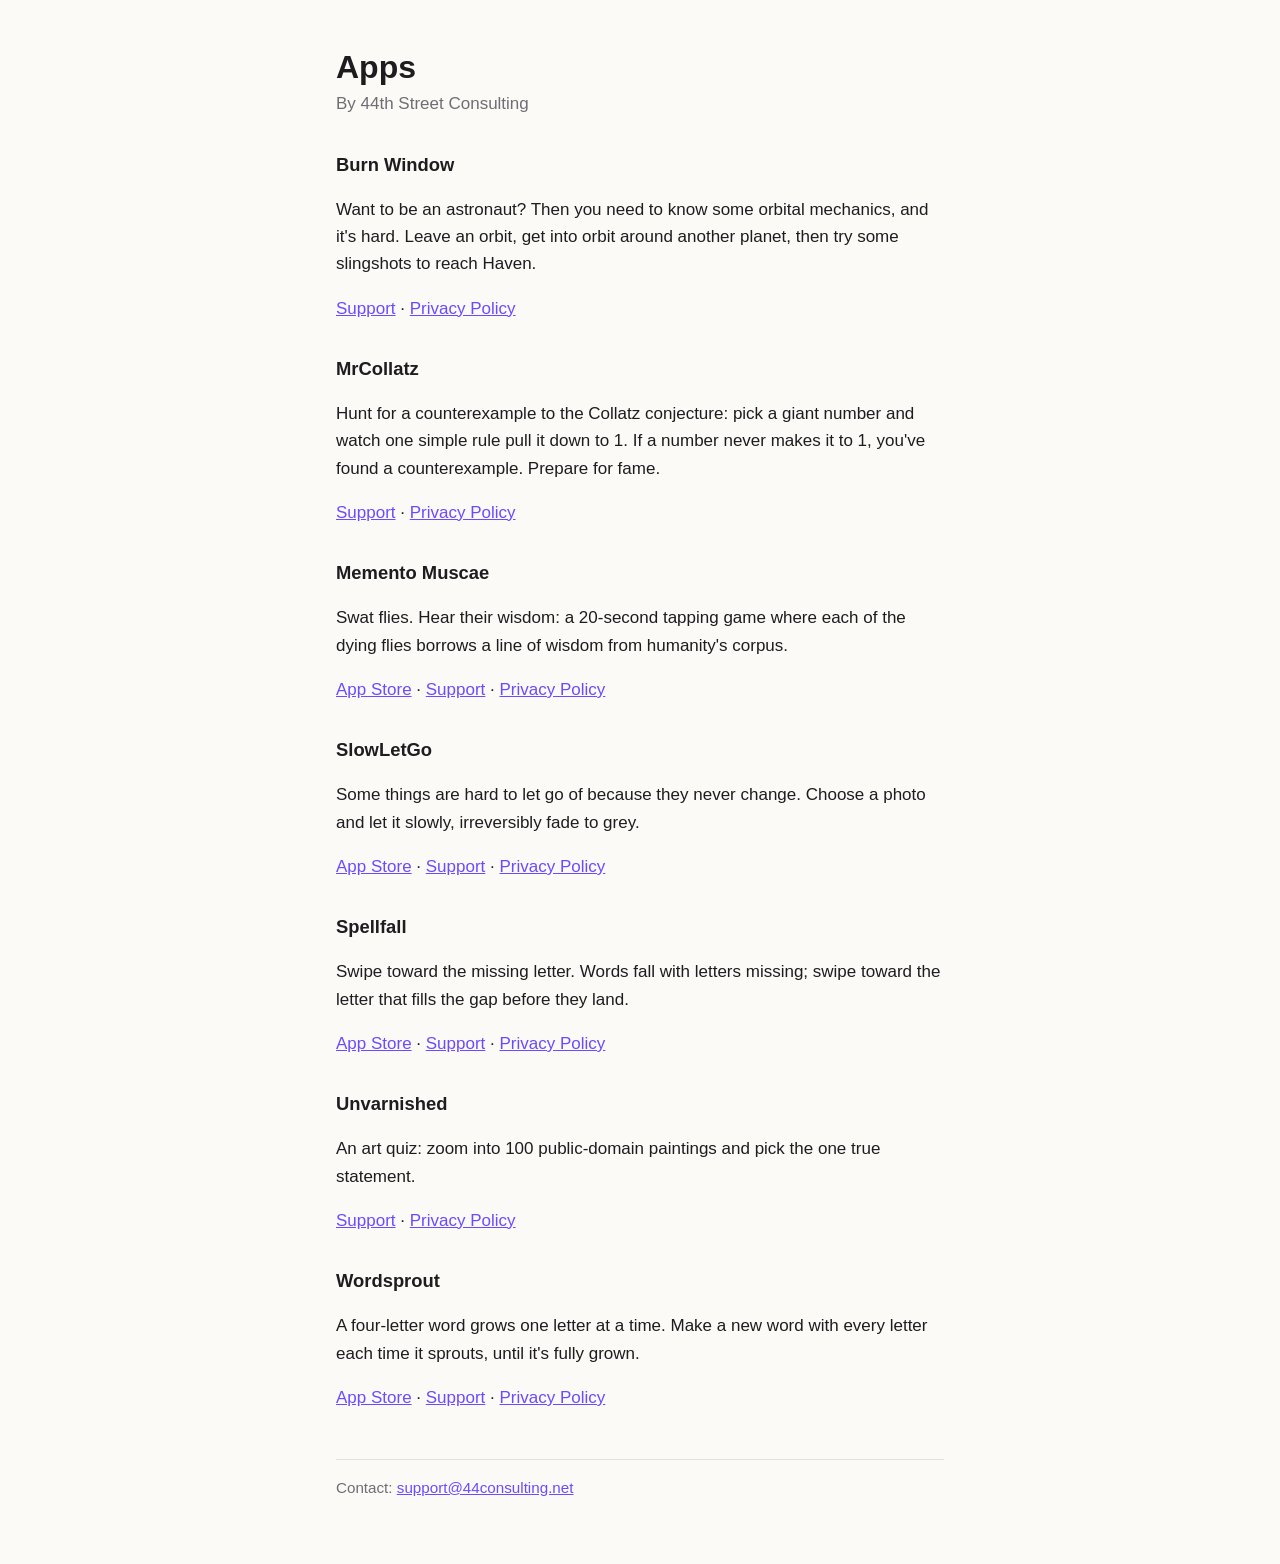
<file: index.html>
<!doctype html>
<html lang="en">
<head>
  <meta charset="utf-8">
  <meta name="viewport" content="width=device-width, initial-scale=1">
  <title>Apps by 44th Street Consulting</title>
  <link rel="stylesheet" href="style.css">
</head>
<body>
  <main>
    <h1>Apps</h1>
    <p class="meta">By 44th Street Consulting</p>

    <h2>Burn Window</h2>
    <p>Want to be an astronaut? Then you need to know some orbital mechanics, and it's hard. Leave an orbit, get into orbit around another planet, then try some slingshots to reach Haven.</p>
    <p><a href="burn-window/support/">Support</a> · <a href="burn-window/privacy/">Privacy Policy</a></p>

    <h2>MrCollatz</h2>
    <p>Hunt for a counterexample to the Collatz conjecture: pick a giant number and watch one simple rule pull it down to 1. If a number never makes it to 1, you've found a counterexample. Prepare for fame.</p>
    <p><a href="collatz/support/">Support</a> · <a href="collatz/privacy/">Privacy Policy</a></p>

    <h2>Memento Muscae</h2>
    <p>Swat flies. Hear their wisdom: a 20-second tapping game where each of the dying flies borrows a line of wisdom from humanity's corpus.</p>
    <p><a href="https://apps.apple.com/us/app/memento-muscae/id6825129852">App Store</a> · <a href="memento-muscae/support/">Support</a> · <a href="memento-muscae/privacy/">Privacy Policy</a></p>

    <h2>SlowLetGo</h2>
    <p>Some things are hard to let go of because they never change. Choose a photo and let it slowly, irreversibly fade to grey.</p>
    <p><a href="https://apps.apple.com/us/app/slowletgo/id6826173677">App Store</a> · <a href="slowletgo/support/">Support</a> · <a href="slowletgo/privacy/">Privacy Policy</a></p>

    <h2>Spellfall</h2>
    <p>Swipe toward the missing letter. Words fall with letters missing; swipe toward the letter that fills the gap before they land.</p>
    <p><a href="https://apps.apple.com/us/app/spellfall-word-game/id6829645732">App Store</a> · <a href="spellfall/support/">Support</a> · <a href="spellfall/privacy/">Privacy Policy</a></p>

    <h2>Unvarnished</h2>
    <p>An art quiz: zoom into 100 public-domain paintings and pick the one true statement.</p>
    <p><a href="unvarnished/support/">Support</a> · <a href="unvarnished/privacy/">Privacy Policy</a></p>

    <h2>Wordsprout</h2>
    <p>A four-letter word grows one letter at a time. Make a new word with every letter each time it sprouts, until it's fully grown.</p>
    <p><a href="https://apps.apple.com/us/app/wordsprout-grow-a-word/id6829874080">App Store</a> · <a href="wordsprout/support/">Support</a> · <a href="wordsprout/privacy/">Privacy Policy</a></p>

    <nav>Contact: <a href="mailto:support@44consulting.net">support@44consulting.net</a></nav>
  </main>
</body>
</html>
</file>
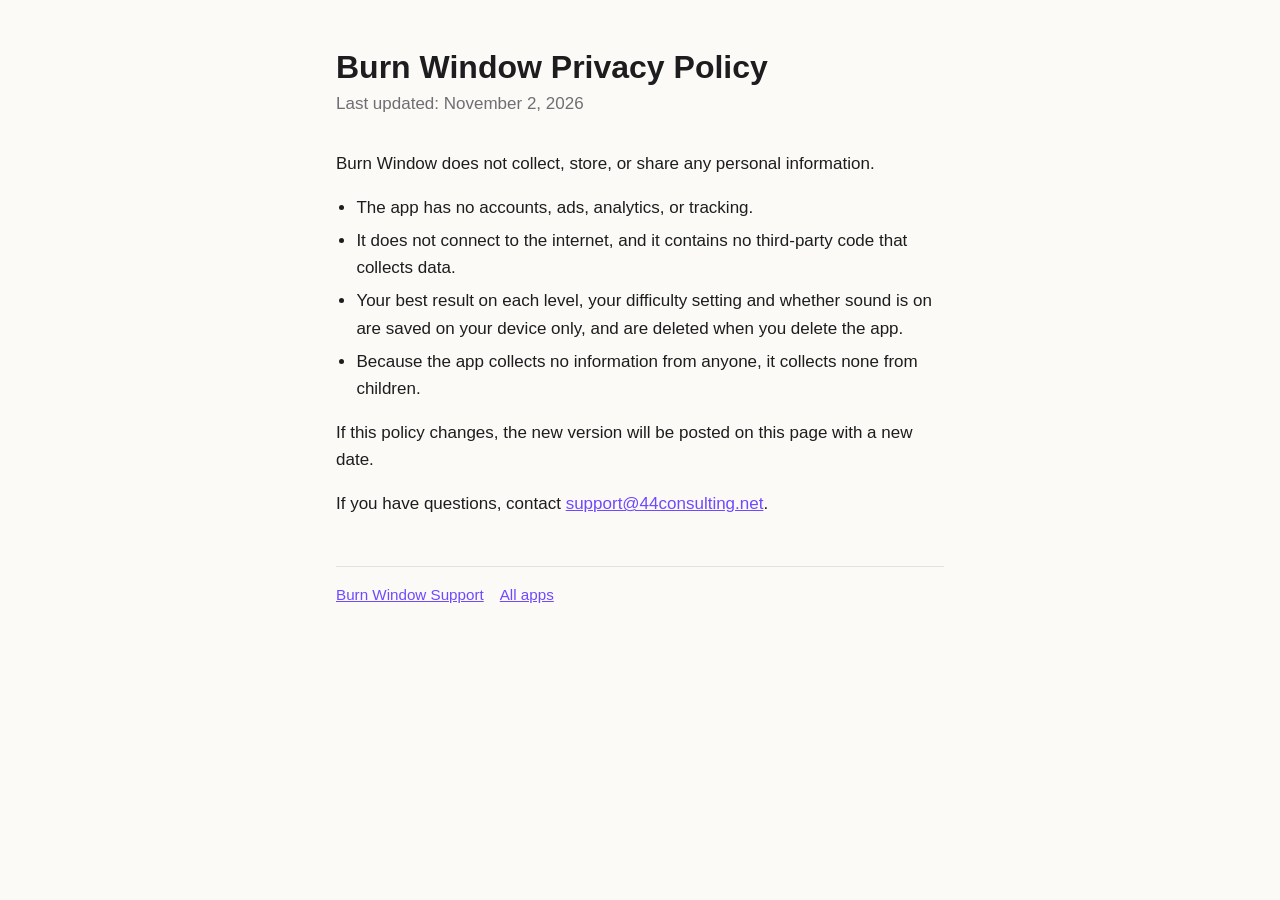
<file: burn-window/privacy/index.html>
<!doctype html>
<html lang="en">
<head>
  <meta charset="utf-8">
  <meta name="viewport" content="width=device-width, initial-scale=1">
  <title>Burn Window Privacy Policy</title>
  <link rel="stylesheet" href="../../style.css">
</head>
<body>
  <main>
    <h1>Burn Window Privacy Policy</h1>
    <p class="meta">Last updated: November 2, 2026</p>

    <p>Burn Window does not collect, store, or share any personal information.</p>
    <ul>
      <li>The app has no accounts, ads, analytics, or tracking.</li>
      <li>It does not connect to the internet, and it contains no third-party code that collects data.</li>
      <li>Your best result on each level, your difficulty setting and whether sound is on are saved on your device only, and are deleted when you delete the app.</li>
      <li>Because the app collects no information from anyone, it collects none from children.</li>
    </ul>

    <p>If this policy changes, the new version will be posted on this page with a new date.</p>

    <p>If you have questions, contact <a href="mailto:support@44consulting.net">support@44consulting.net</a>.</p>

    <nav><a href="../support/">Burn Window Support</a><a href="../../">All apps</a></nav>
  </main>
</body>
</html>
</file>
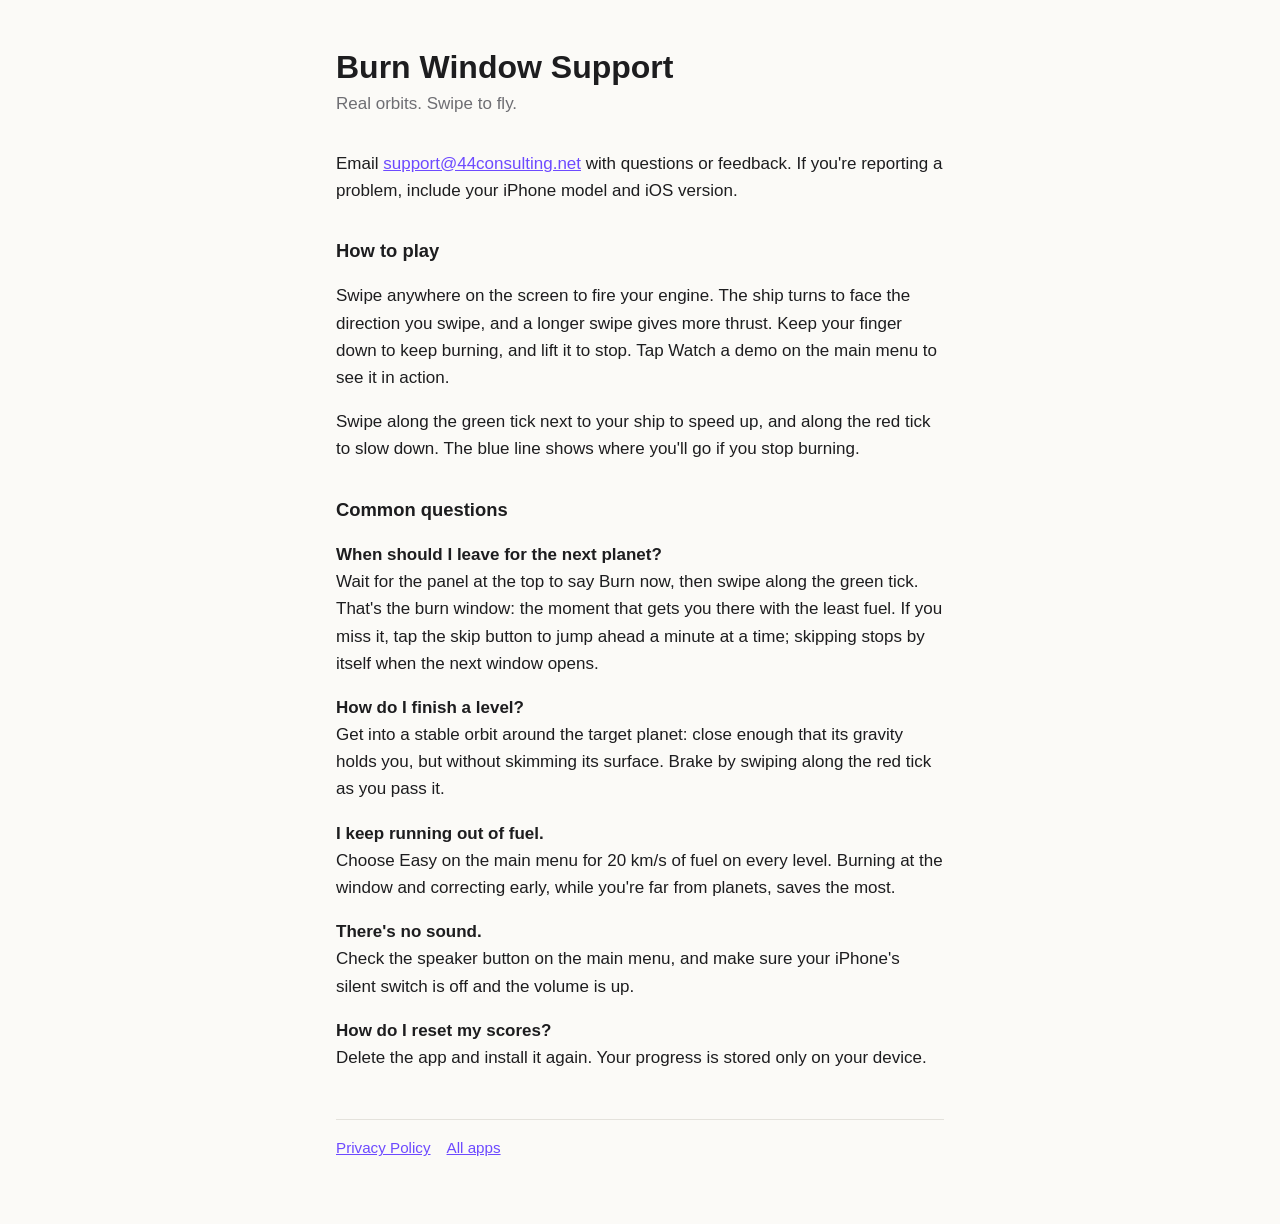
<file: burn-window/support/index.html>
<!doctype html>
<html lang="en">
<head>
  <meta charset="utf-8">
  <meta name="viewport" content="width=device-width, initial-scale=1">
  <title>Burn Window Support</title>
  <link rel="stylesheet" href="../../style.css">
</head>
<body>
  <main>
    <h1>Burn Window Support</h1>
    <p class="meta">Real orbits. Swipe to fly.</p>

    <p>Email <a href="mailto:support@44consulting.net?subject=Burn%20Window">support@44consulting.net</a> with questions or feedback. If you're reporting a problem, include your iPhone model and iOS version.</p>

    <h2>How to play</h2>
    <p>Swipe anywhere on the screen to fire your engine. The ship turns to face the direction you swipe, and a longer swipe gives more thrust. Keep your finger down to keep burning, and lift it to stop. Tap Watch a demo on the main menu to see it in action.</p>
    <p>Swipe along the green tick next to your ship to speed up, and along the red tick to slow down. The blue line shows where you'll go if you stop burning.</p>

    <h2>Common questions</h2>
    <p><strong>When should I leave for the next planet?</strong><br>
    Wait for the panel at the top to say Burn now, then swipe along the green tick. That's the burn window: the moment that gets you there with the least fuel. If you miss it, tap the skip button to jump ahead a minute at a time; skipping stops by itself when the next window opens.</p>
    <p><strong>How do I finish a level?</strong><br>
    Get into a stable orbit around the target planet: close enough that its gravity holds you, but without skimming its surface. Brake by swiping along the red tick as you pass it.</p>
    <p><strong>I keep running out of fuel.</strong><br>
    Choose Easy on the main menu for 20 km/s of fuel on every level. Burning at the window and correcting early, while you're far from planets, saves the most.</p>
    <p><strong>There's no sound.</strong><br>
    Check the speaker button on the main menu, and make sure your iPhone's silent switch is off and the volume is up.</p>
    <p><strong>How do I reset my scores?</strong><br>
    Delete the app and install it again. Your progress is stored only on your device.</p>

    <nav><a href="../privacy/">Privacy Policy</a><a href="../../">All apps</a></nav>
  </main>
</body>
</html>
</file>
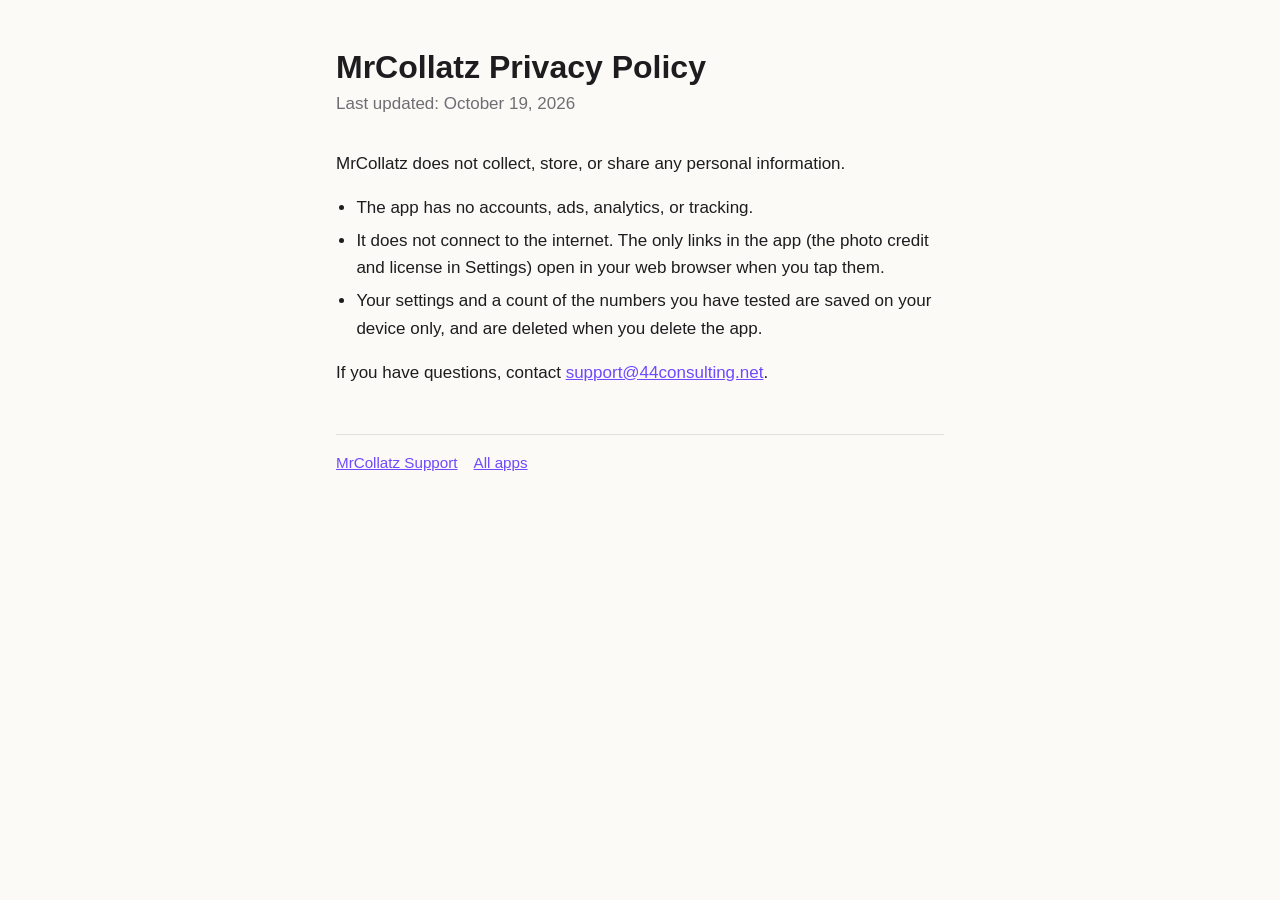
<file: collatz/privacy/index.html>
<!doctype html>
<html lang="en">
<head>
  <meta charset="utf-8">
  <meta name="viewport" content="width=device-width, initial-scale=1">
  <title>MrCollatz Privacy Policy</title>
  <link rel="stylesheet" href="../../style.css">
</head>
<body>
  <main>
    <h1>MrCollatz Privacy Policy</h1>
    <p class="meta">Last updated: October 19, 2026</p>

    <p>MrCollatz does not collect, store, or share any personal information.</p>
    <ul>
      <li>The app has no accounts, ads, analytics, or tracking.</li>
      <li>It does not connect to the internet. The only links in the app (the photo credit and license in Settings) open in your web browser when you tap them.</li>
      <li>Your settings and a count of the numbers you have tested are saved on your device only, and are deleted when you delete the app.</li>
    </ul>

    <p>If you have questions, contact <a href="mailto:support@44consulting.net">support@44consulting.net</a>.</p>

    <nav><a href="../support/">MrCollatz Support</a><a href="../../">All apps</a></nav>
  </main>
</body>
</html>
</file>
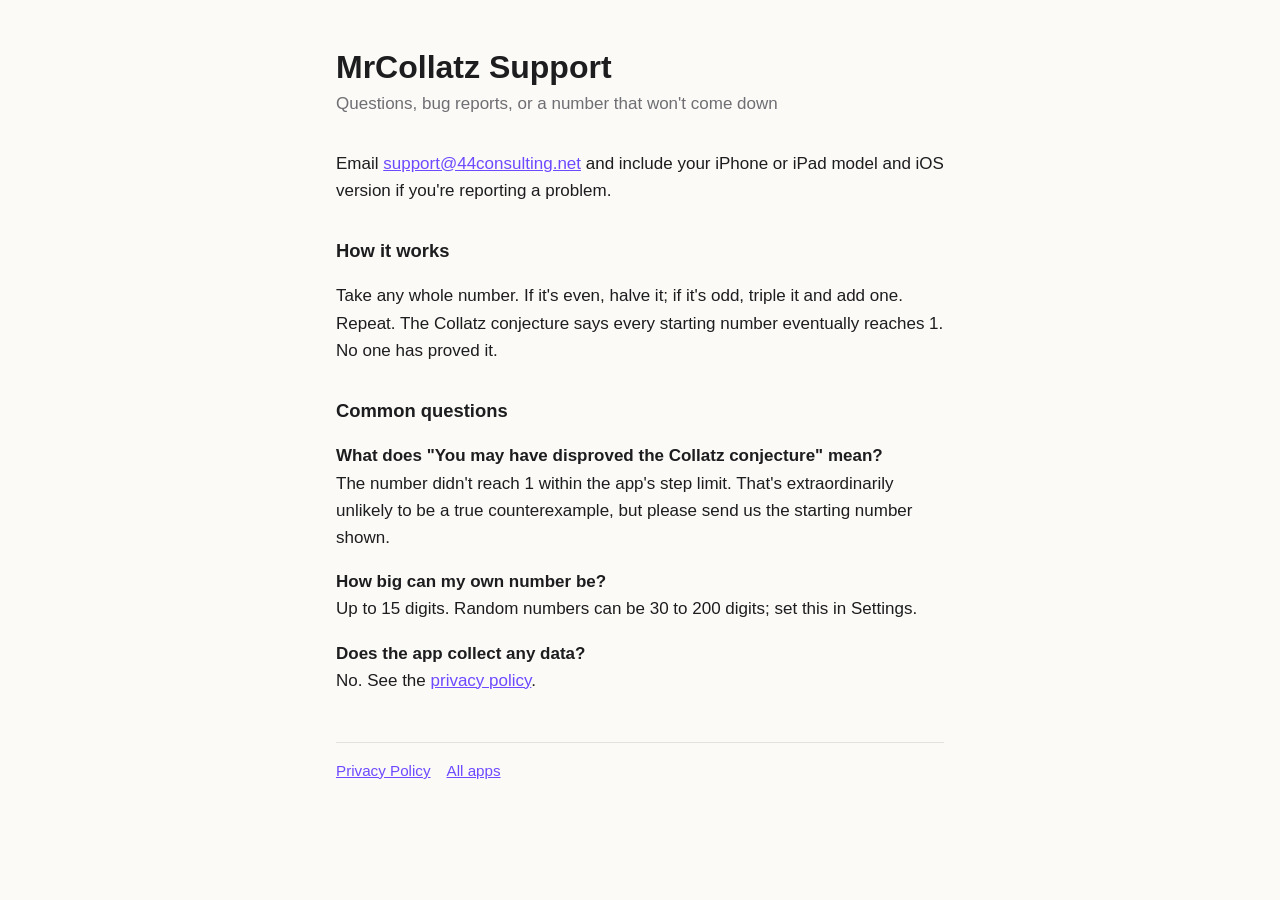
<file: collatz/support/index.html>
<!doctype html>
<html lang="en">
<head>
  <meta charset="utf-8">
  <meta name="viewport" content="width=device-width, initial-scale=1">
  <title>MrCollatz Support</title>
  <link rel="stylesheet" href="../../style.css">
</head>
<body>
  <main>
    <h1>MrCollatz Support</h1>
    <p class="meta">Questions, bug reports, or a number that won't come down</p>

    <p>Email <a href="mailto:support@44consulting.net?subject=MrCollatz">support@44consulting.net</a> and include your iPhone or iPad model and iOS version if you're reporting a problem.</p>

    <h2>How it works</h2>
    <p>Take any whole number. If it's even, halve it; if it's odd, triple it and add one. Repeat. The Collatz conjecture says every starting number eventually reaches 1. No one has proved it.</p>

    <h2>Common questions</h2>
    <p><strong>What does "You may have disproved the Collatz conjecture" mean?</strong><br>
    The number didn't reach 1 within the app's step limit. That's extraordinarily unlikely to be a true counterexample, but please send us the starting number shown.</p>
    <p><strong>How big can my own number be?</strong><br>
    Up to 15 digits. Random numbers can be 30 to 200 digits; set this in Settings.</p>
    <p><strong>Does the app collect any data?</strong><br>
    No. See the <a href="../privacy/">privacy policy</a>.</p>

    <nav><a href="../privacy/">Privacy Policy</a><a href="../../">All apps</a></nav>
  </main>
</body>
</html>
</file>
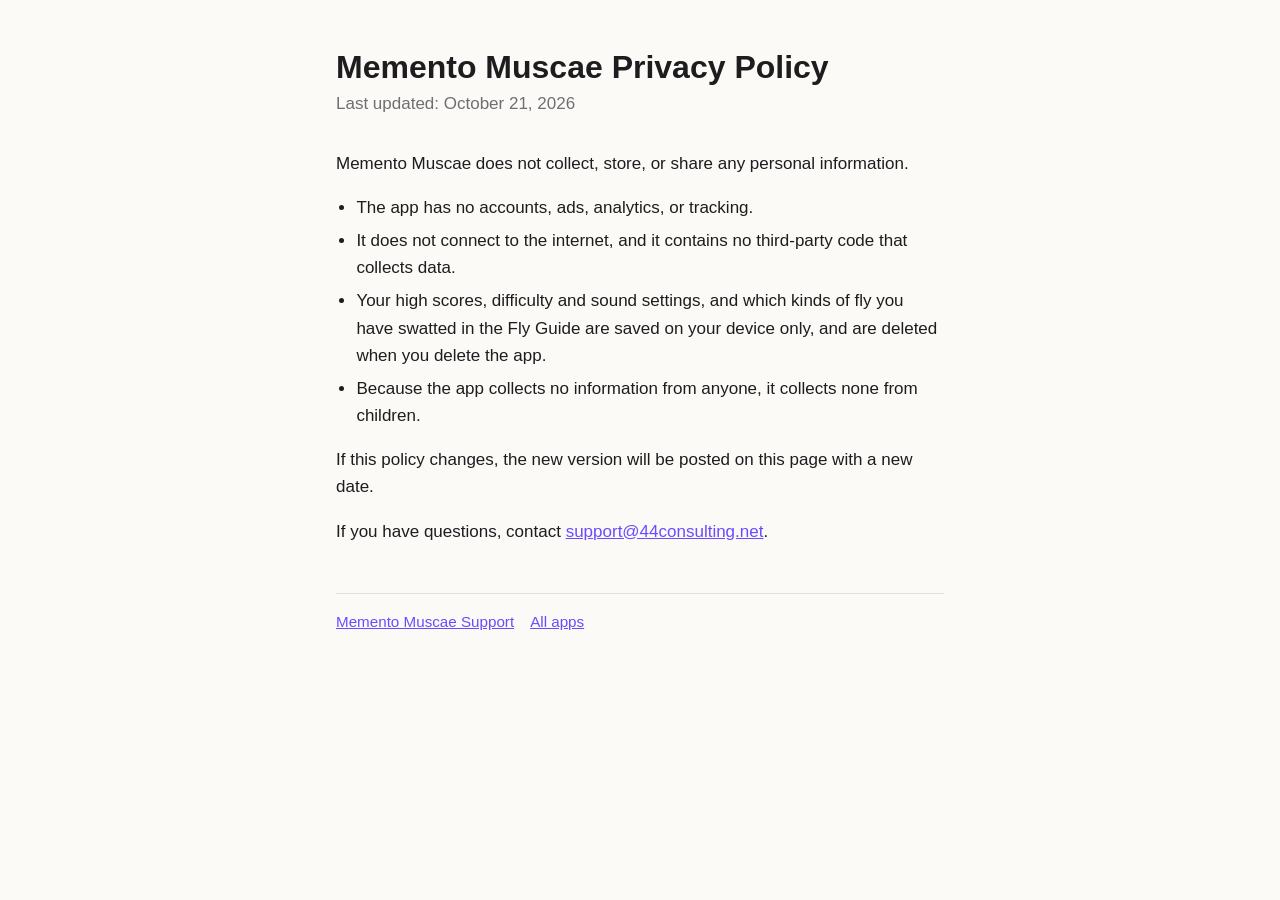
<file: memento-muscae/privacy/index.html>
<!doctype html>
<html lang="en">
<head>
  <meta charset="utf-8">
  <meta name="viewport" content="width=device-width, initial-scale=1">
  <title>Memento Muscae Privacy Policy</title>
  <link rel="stylesheet" href="../../style.css">
</head>
<body>
  <main>
    <h1>Memento Muscae Privacy Policy</h1>
    <p class="meta">Last updated: October 21, 2026</p>

    <p>Memento Muscae does not collect, store, or share any personal information.</p>
    <ul>
      <li>The app has no accounts, ads, analytics, or tracking.</li>
      <li>It does not connect to the internet, and it contains no third-party code that collects data.</li>
      <li>Your high scores, difficulty and sound settings, and which kinds of fly you have swatted in the Fly Guide are saved on your device only, and are deleted when you delete the app.</li>
      <li>Because the app collects no information from anyone, it collects none from children.</li>
    </ul>

    <p>If this policy changes, the new version will be posted on this page with a new date.</p>

    <p>If you have questions, contact <a href="mailto:support@44consulting.net">support@44consulting.net</a>.</p>

    <nav><a href="../support/">Memento Muscae Support</a><a href="../../">All apps</a></nav>
  </main>
</body>
</html>
</file>
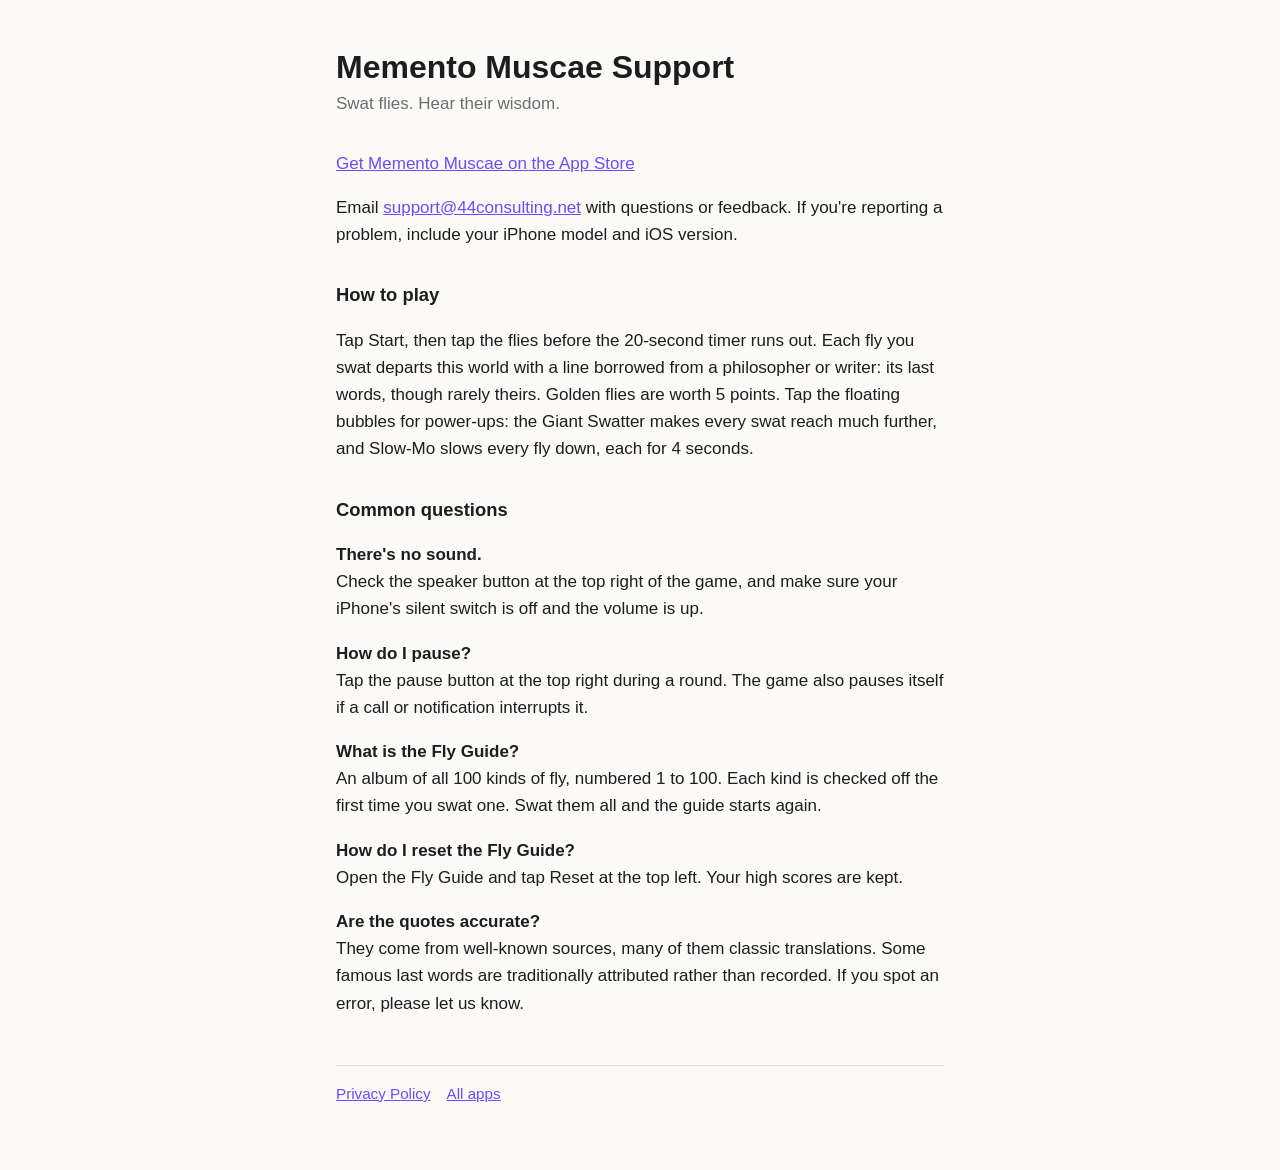
<file: memento-muscae/support/index.html>
<!doctype html>
<html lang="en">
<head>
  <meta charset="utf-8">
  <meta name="viewport" content="width=device-width, initial-scale=1">
  <title>Memento Muscae Support</title>
  <link rel="stylesheet" href="../../style.css">
</head>
<body>
  <main>
    <h1>Memento Muscae Support</h1>
    <p class="meta">Swat flies. Hear their wisdom.</p>

    <p><a href="https://apps.apple.com/us/app/memento-muscae/id6825129852">Get Memento Muscae on the App Store</a></p>

    <p>Email <a href="mailto:support@44consulting.net?subject=Memento%20Muscae">support@44consulting.net</a> with questions or feedback. If you're reporting a problem, include your iPhone model and iOS version.</p>

    <h2>How to play</h2>
    <p>Tap Start, then tap the flies before the 20-second timer runs out. Each fly you swat departs this world with a line borrowed from a philosopher or writer: its last words, though rarely theirs. Golden flies are worth 5 points. Tap the floating bubbles for power-ups: the Giant Swatter makes every swat reach much further, and Slow-Mo slows every fly down, each for 4 seconds.</p>

    <h2>Common questions</h2>
    <p><strong>There's no sound.</strong><br>
    Check the speaker button at the top right of the game, and make sure your iPhone's silent switch is off and the volume is up.</p>
    <p><strong>How do I pause?</strong><br>
    Tap the pause button at the top right during a round. The game also pauses itself if a call or notification interrupts it.</p>
    <p><strong>What is the Fly Guide?</strong><br>
    An album of all 100 kinds of fly, numbered 1 to 100. Each kind is checked off the first time you swat one. Swat them all and the guide starts again.</p>
    <p><strong>How do I reset the Fly Guide?</strong><br>
    Open the Fly Guide and tap Reset at the top left. Your high scores are kept.</p>
    <p><strong>Are the quotes accurate?</strong><br>
    They come from well-known sources, many of them classic translations. Some famous last words are traditionally attributed rather than recorded. If you spot an error, please let us know.</p>

    <nav><a href="../privacy/">Privacy Policy</a><a href="../../">All apps</a></nav>
  </main>
</body>
</html>
</file>
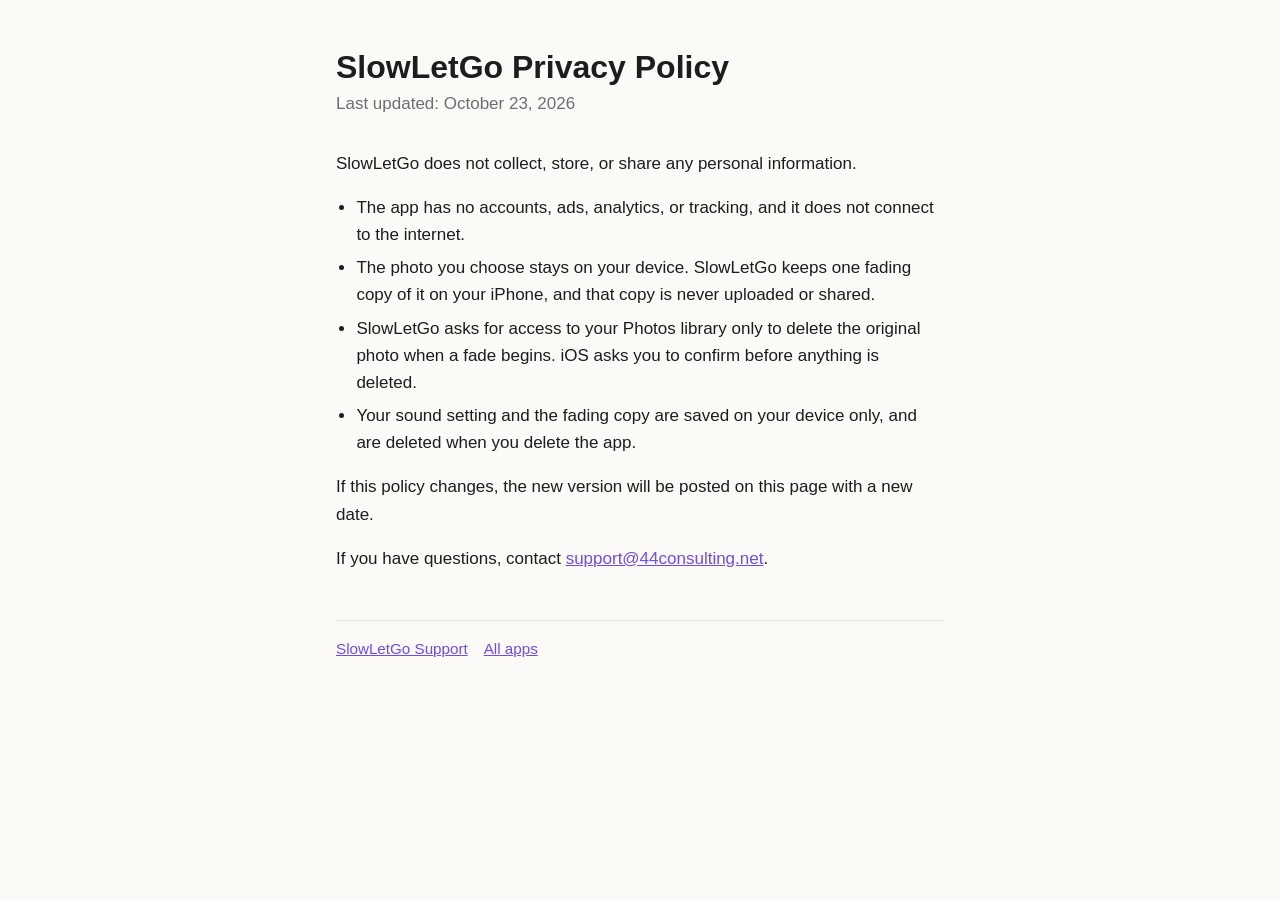
<file: slowletgo/privacy/index.html>
<!doctype html>
<html lang="en">
<head>
  <meta charset="utf-8">
  <meta name="viewport" content="width=device-width, initial-scale=1">
  <title>SlowLetGo Privacy Policy</title>
  <link rel="stylesheet" href="../../style.css">
</head>
<body>
  <main>
    <h1>SlowLetGo Privacy Policy</h1>
    <p class="meta">Last updated: October 23, 2026</p>

    <p>SlowLetGo does not collect, store, or share any personal information.</p>
    <ul>
      <li>The app has no accounts, ads, analytics, or tracking, and it does not connect to the internet.</li>
      <li>The photo you choose stays on your device. SlowLetGo keeps one fading copy of it on your iPhone, and that copy is never uploaded or shared.</li>
      <li>SlowLetGo asks for access to your Photos library only to delete the original photo when a fade begins. iOS asks you to confirm before anything is deleted.</li>
      <li>Your sound setting and the fading copy are saved on your device only, and are deleted when you delete the app.</li>
    </ul>

    <p>If this policy changes, the new version will be posted on this page with a new date.</p>

    <p>If you have questions, contact <a href="mailto:support@44consulting.net">support@44consulting.net</a>.</p>

    <nav><a href="../support/">SlowLetGo Support</a><a href="../../">All apps</a></nav>
  </main>
</body>
</html>
</file>
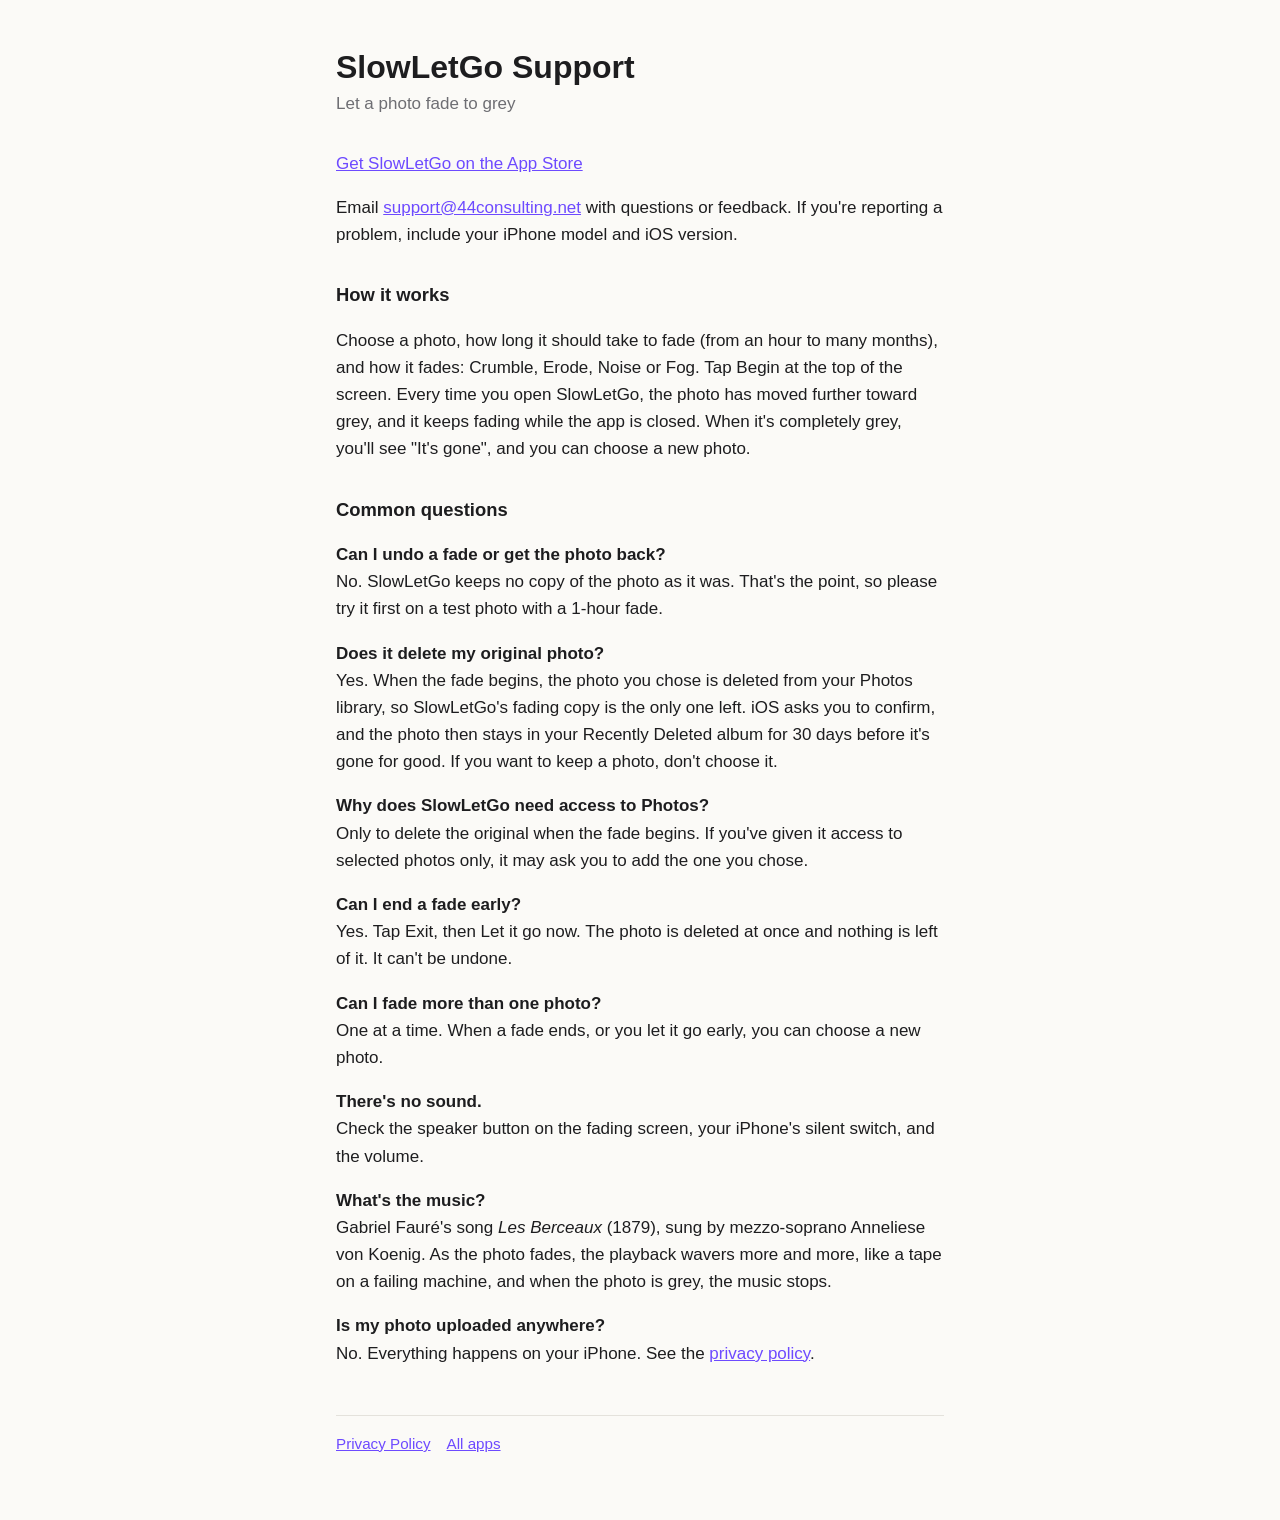
<file: slowletgo/support/index.html>
<!doctype html>
<html lang="en">
<head>
  <meta charset="utf-8">
  <meta name="viewport" content="width=device-width, initial-scale=1">
  <title>SlowLetGo Support</title>
  <link rel="stylesheet" href="../../style.css">
</head>
<body>
  <main>
    <h1>SlowLetGo Support</h1>
    <p class="meta">Let a photo fade to grey</p>

    <p><a href="https://apps.apple.com/us/app/slowletgo/id6826173677">Get SlowLetGo on the App Store</a></p>

    <p>Email <a href="mailto:support@44consulting.net?subject=SlowLetGo">support@44consulting.net</a> with questions or feedback. If you're reporting a problem, include your iPhone model and iOS version.</p>

    <h2>How it works</h2>
    <p>Choose a photo, how long it should take to fade (from an hour to many months), and how it fades: Crumble, Erode, Noise or Fog. Tap Begin at the top of the screen. Every time you open SlowLetGo, the photo has moved further toward grey, and it keeps fading while the app is closed. When it's completely grey, you'll see "It's gone", and you can choose a new photo.</p>

    <h2>Common questions</h2>
    <p><strong>Can I undo a fade or get the photo back?</strong><br>
    No. SlowLetGo keeps no copy of the photo as it was. That's the point, so please try it first on a test photo with a 1-hour fade.</p>
    <p><strong>Does it delete my original photo?</strong><br>
    Yes. When the fade begins, the photo you chose is deleted from your Photos library, so SlowLetGo's fading copy is the only one left. iOS asks you to confirm, and the photo then stays in your Recently Deleted album for 30 days before it's gone for good. If you want to keep a photo, don't choose it.</p>
    <p><strong>Why does SlowLetGo need access to Photos?</strong><br>
    Only to delete the original when the fade begins. If you've given it access to selected photos only, it may ask you to add the one you chose.</p>
    <p><strong>Can I end a fade early?</strong><br>
    Yes. Tap Exit, then Let it go now. The photo is deleted at once and nothing is left of it. It can't be undone.</p>
    <p><strong>Can I fade more than one photo?</strong><br>
    One at a time. When a fade ends, or you let it go early, you can choose a new photo.</p>
    <p><strong>There's no sound.</strong><br>
    Check the speaker button on the fading screen, your iPhone's silent switch, and the volume.</p>
    <p><strong>What's the music?</strong><br>
    Gabriel Fauré's song <em>Les Berceaux</em> (1879), sung by mezzo-soprano Anneliese von Koenig. As the photo fades, the playback wavers more and more, like a tape on a failing machine, and when the photo is grey, the music stops.</p>
    <p><strong>Is my photo uploaded anywhere?</strong><br>
    No. Everything happens on your iPhone. See the <a href="../privacy/">privacy policy</a>.</p>

    <nav><a href="../privacy/">Privacy Policy</a><a href="../../">All apps</a></nav>
  </main>
</body>
</html>
</file>
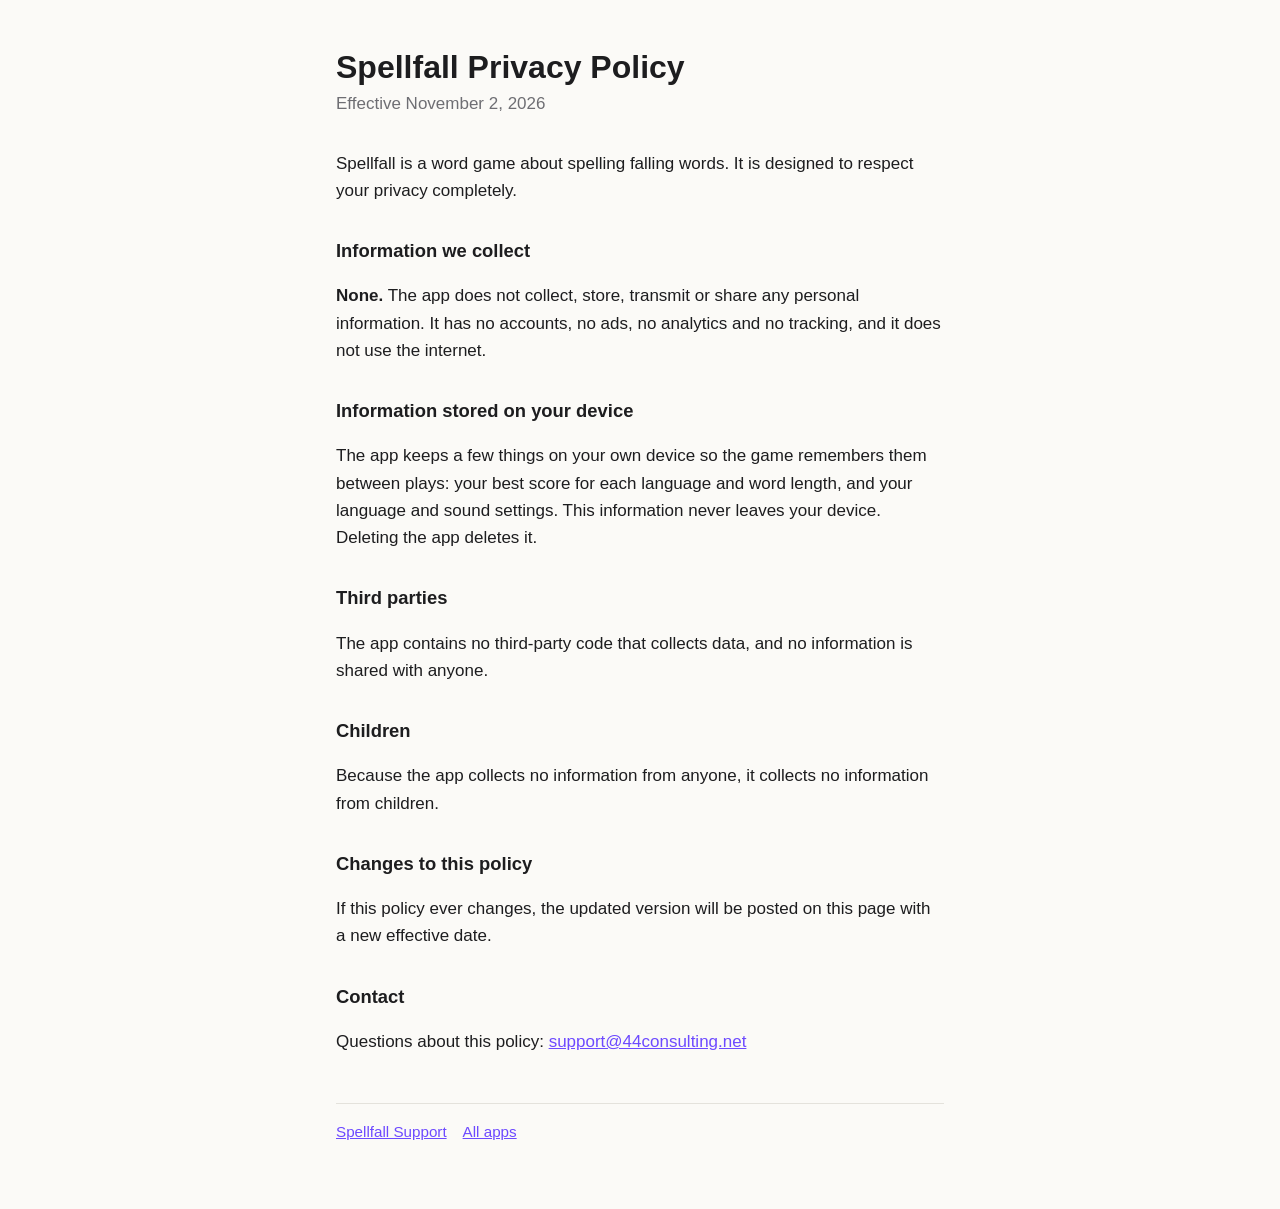
<file: spellfall/privacy/index.html>
<!doctype html>
<html lang="en">
<head>
  <meta charset="utf-8">
  <meta name="viewport" content="width=device-width, initial-scale=1">
  <title>Spellfall Privacy Policy</title>
  <link rel="stylesheet" href="../../style.css">
</head>
<body>
  <main>
    <h1>Spellfall Privacy Policy</h1>
    <p class="meta">Effective November 2, 2026</p>

    <p>Spellfall is a word game about spelling falling words. It is designed to respect your privacy completely.</p>

    <h2>Information we collect</h2>
    <p><strong>None.</strong> The app does not collect, store, transmit or share any personal information. It has no accounts, no ads, no analytics and no tracking, and it does not use the internet.</p>

    <h2>Information stored on your device</h2>
    <p>The app keeps a few things on your own device so the game remembers them between plays: your best score for each language and word length, and your language and sound settings. This information never leaves your device. Deleting the app deletes it.</p>

    <h2>Third parties</h2>
    <p>The app contains no third-party code that collects data, and no information is shared with anyone.</p>

    <h2>Children</h2>
    <p>Because the app collects no information from anyone, it collects no information from children.</p>

    <h2>Changes to this policy</h2>
    <p>If this policy ever changes, the updated version will be posted on this page with a new effective date.</p>

    <h2>Contact</h2>
    <p>Questions about this policy: <a href="mailto:support@44consulting.net">support@44consulting.net</a></p>

    <nav><a href="../support/">Spellfall Support</a><a href="../../">All apps</a></nav>
  </main>
</body>
</html>
</file>
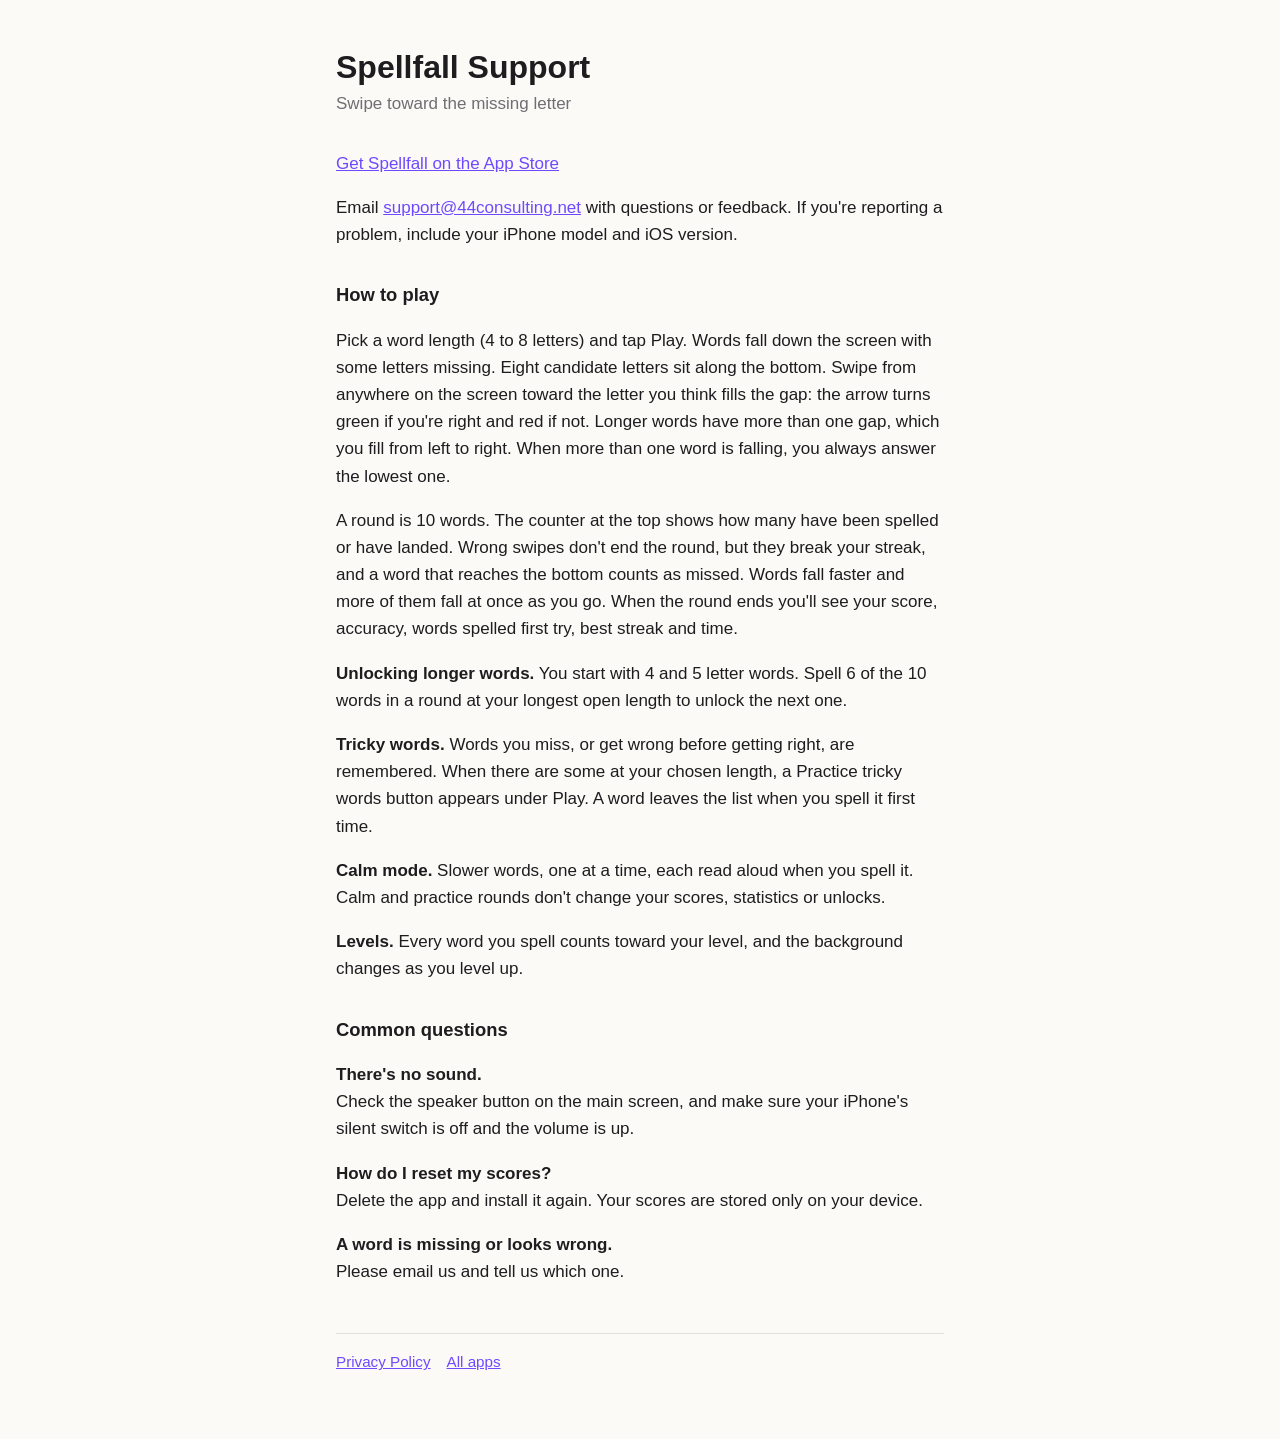
<file: spellfall/support/index.html>
<!doctype html>
<html lang="en">
<head>
  <meta charset="utf-8">
  <meta name="viewport" content="width=device-width, initial-scale=1">
  <title>Spellfall Support</title>
  <link rel="stylesheet" href="../../style.css">
</head>
<body>
  <main>
    <h1>Spellfall Support</h1>
    <p class="meta">Swipe toward the missing letter</p>

    <p><a href="https://apps.apple.com/us/app/spellfall-word-game/id6829645732">Get Spellfall on the App Store</a></p>

    <p>Email <a href="mailto:support@44consulting.net?subject=Spellfall">support@44consulting.net</a> with questions or feedback. If you're reporting a problem, include your iPhone model and iOS version.</p>

    <h2>How to play</h2>
    <p>Pick a word length (4 to 8 letters) and tap Play. Words fall down the screen with some letters missing. Eight candidate letters sit along the bottom. Swipe from anywhere on the screen toward the letter you think fills the gap: the arrow turns green if you're right and red if not. Longer words have more than one gap, which you fill from left to right. When more than one word is falling, you always answer the lowest one.</p>
    <p>A round is 10 words. The counter at the top shows how many have been spelled or have landed. Wrong swipes don't end the round, but they break your streak, and a word that reaches the bottom counts as missed. Words fall faster and more of them fall at once as you go. When the round ends you'll see your score, accuracy, words spelled first try, best streak and time.</p>
    <p><strong>Unlocking longer words.</strong> You start with 4 and 5 letter words. Spell 6 of the 10 words in a round at your longest open length to unlock the next one.</p>
    <p><strong>Tricky words.</strong> Words you miss, or get wrong before getting right, are remembered. When there are some at your chosen length, a Practice tricky words button appears under Play. A word leaves the list when you spell it first time.</p>
    <p><strong>Calm mode.</strong> Slower words, one at a time, each read aloud when you spell it. Calm and practice rounds don't change your scores, statistics or unlocks.</p>
    <p><strong>Levels.</strong> Every word you spell counts toward your level, and the background changes as you level up.</p>

    <h2>Common questions</h2>
    <p><strong>There's no sound.</strong><br>
    Check the speaker button on the main screen, and make sure your iPhone's silent switch is off and the volume is up.</p>
    <p><strong>How do I reset my scores?</strong><br>
    Delete the app and install it again. Your scores are stored only on your device.</p>
    <p><strong>A word is missing or looks wrong.</strong><br>
    Please email us and tell us which one.</p>

    <nav><a href="../privacy/">Privacy Policy</a><a href="../../">All apps</a></nav>
  </main>
</body>
</html>
</file>
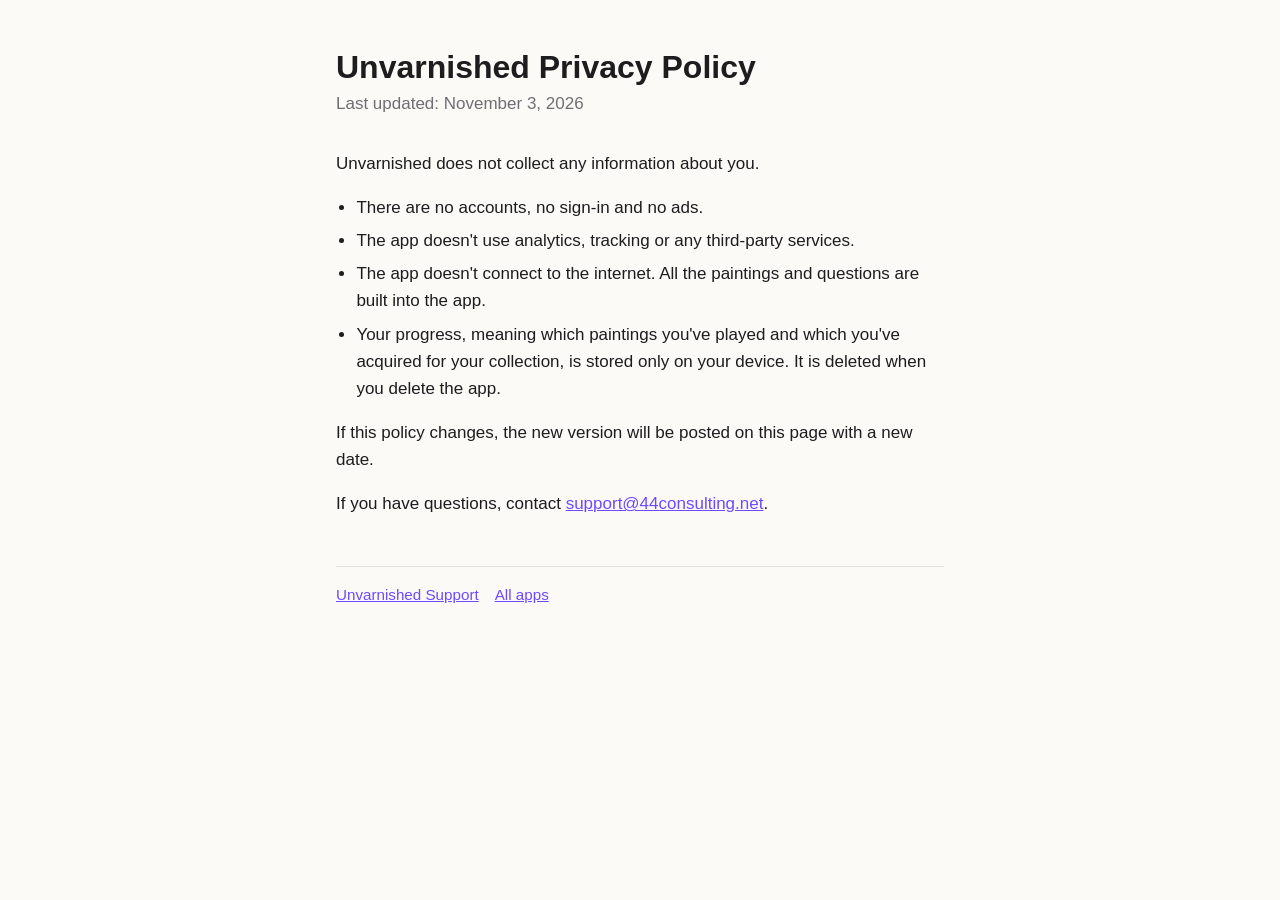
<file: unvarnished/privacy/index.html>
<!doctype html>
<html lang="en">
<head>
  <meta charset="utf-8">
  <meta name="viewport" content="width=device-width, initial-scale=1">
  <title>Unvarnished Privacy Policy</title>
  <link rel="stylesheet" href="../../style.css">
</head>
<body>
  <main>
    <h1>Unvarnished Privacy Policy</h1>
    <p class="meta">Last updated: November 3, 2026</p>

    <p>Unvarnished does not collect any information about you.</p>
    <ul>
      <li>There are no accounts, no sign-in and no ads.</li>
      <li>The app doesn't use analytics, tracking or any third-party services.</li>
      <li>The app doesn't connect to the internet. All the paintings and questions are built into the app.</li>
      <li>Your progress, meaning which paintings you've played and which you've acquired for your collection, is stored only on your device. It is deleted when you delete the app.</li>
    </ul>

    <p>If this policy changes, the new version will be posted on this page with a new date.</p>

    <p>If you have questions, contact <a href="mailto:support@44consulting.net">support@44consulting.net</a>.</p>

    <nav><a href="../support/">Unvarnished Support</a><a href="../../">All apps</a></nav>
  </main>
</body>
</html>
</file>
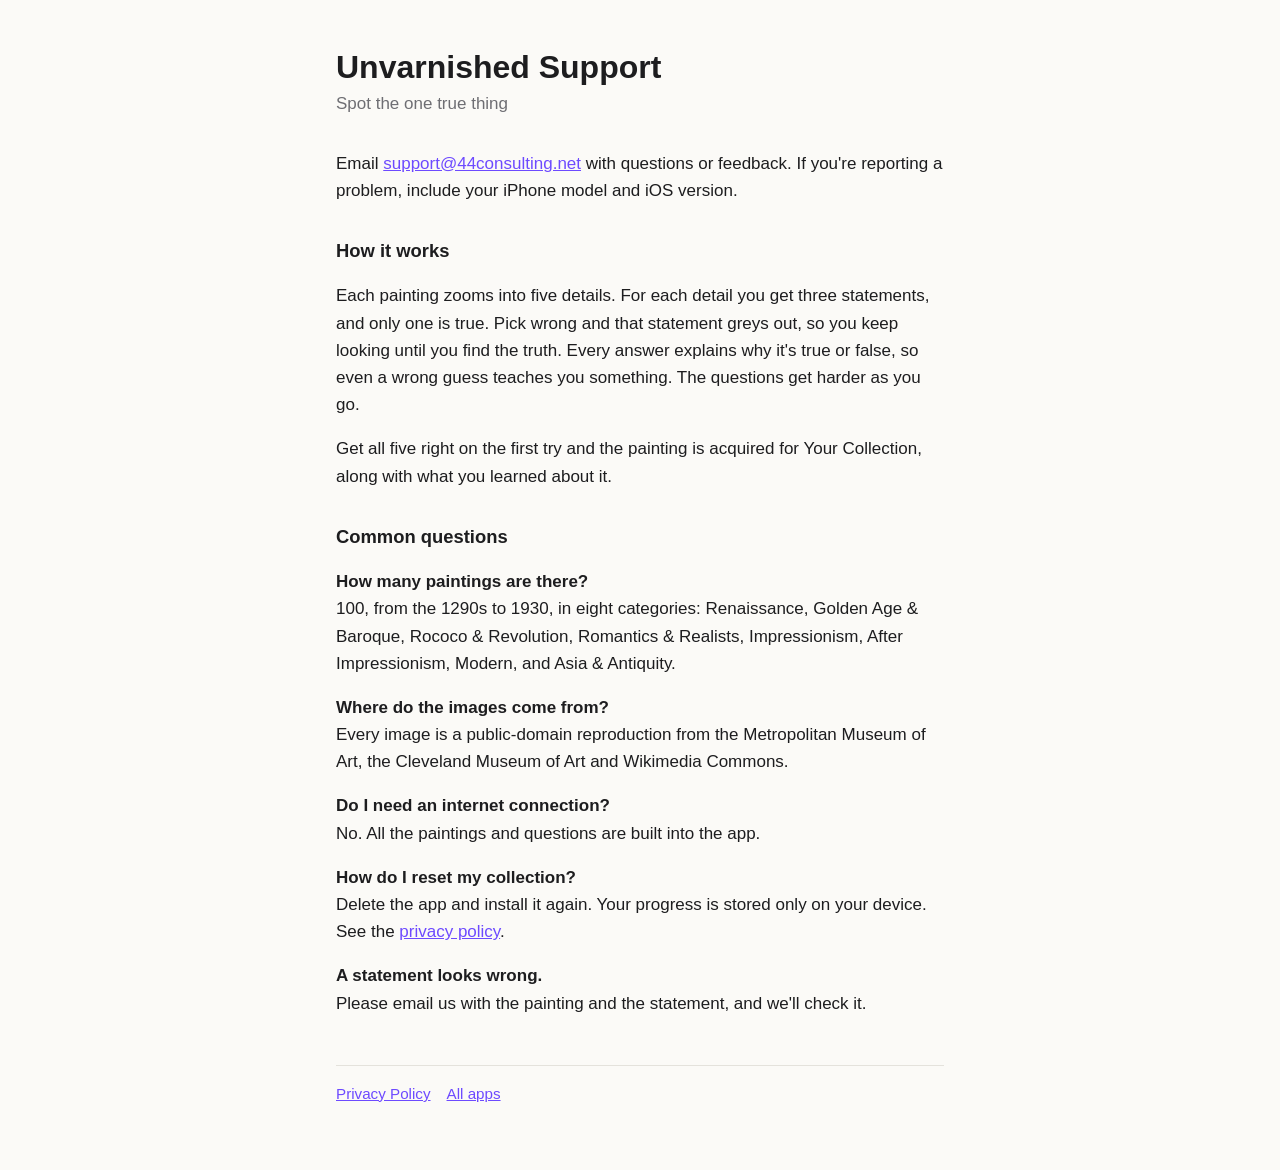
<file: unvarnished/support/index.html>
<!doctype html>
<html lang="en">
<head>
  <meta charset="utf-8">
  <meta name="viewport" content="width=device-width, initial-scale=1">
  <title>Unvarnished Support</title>
  <link rel="stylesheet" href="../../style.css">
</head>
<body>
  <main>
    <h1>Unvarnished Support</h1>
    <p class="meta">Spot the one true thing</p>

    <p>Email <a href="mailto:support@44consulting.net?subject=Unvarnished">support@44consulting.net</a> with questions or feedback. If you're reporting a problem, include your iPhone model and iOS version.</p>

    <h2>How it works</h2>
    <p>Each painting zooms into five details. For each detail you get three statements, and only one is true. Pick wrong and that statement greys out, so you keep looking until you find the truth. Every answer explains why it's true or false, so even a wrong guess teaches you something. The questions get harder as you go.</p>
    <p>Get all five right on the first try and the painting is acquired for Your Collection, along with what you learned about it.</p>

    <h2>Common questions</h2>
    <p><strong>How many paintings are there?</strong><br>
    100, from the 1290s to 1930, in eight categories: Renaissance, Golden Age &amp; Baroque, Rococo &amp; Revolution, Romantics &amp; Realists, Impressionism, After Impressionism, Modern, and Asia &amp; Antiquity.</p>
    <p><strong>Where do the images come from?</strong><br>
    Every image is a public-domain reproduction from the Metropolitan Museum of Art, the Cleveland Museum of Art and Wikimedia Commons.</p>
    <p><strong>Do I need an internet connection?</strong><br>
    No. All the paintings and questions are built into the app.</p>
    <p><strong>How do I reset my collection?</strong><br>
    Delete the app and install it again. Your progress is stored only on your device. See the <a href="../privacy/">privacy policy</a>.</p>
    <p><strong>A statement looks wrong.</strong><br>
    Please email us with the painting and the statement, and we'll check it.</p>

    <nav><a href="../privacy/">Privacy Policy</a><a href="../../">All apps</a></nav>
  </main>
</body>
</html>
</file>
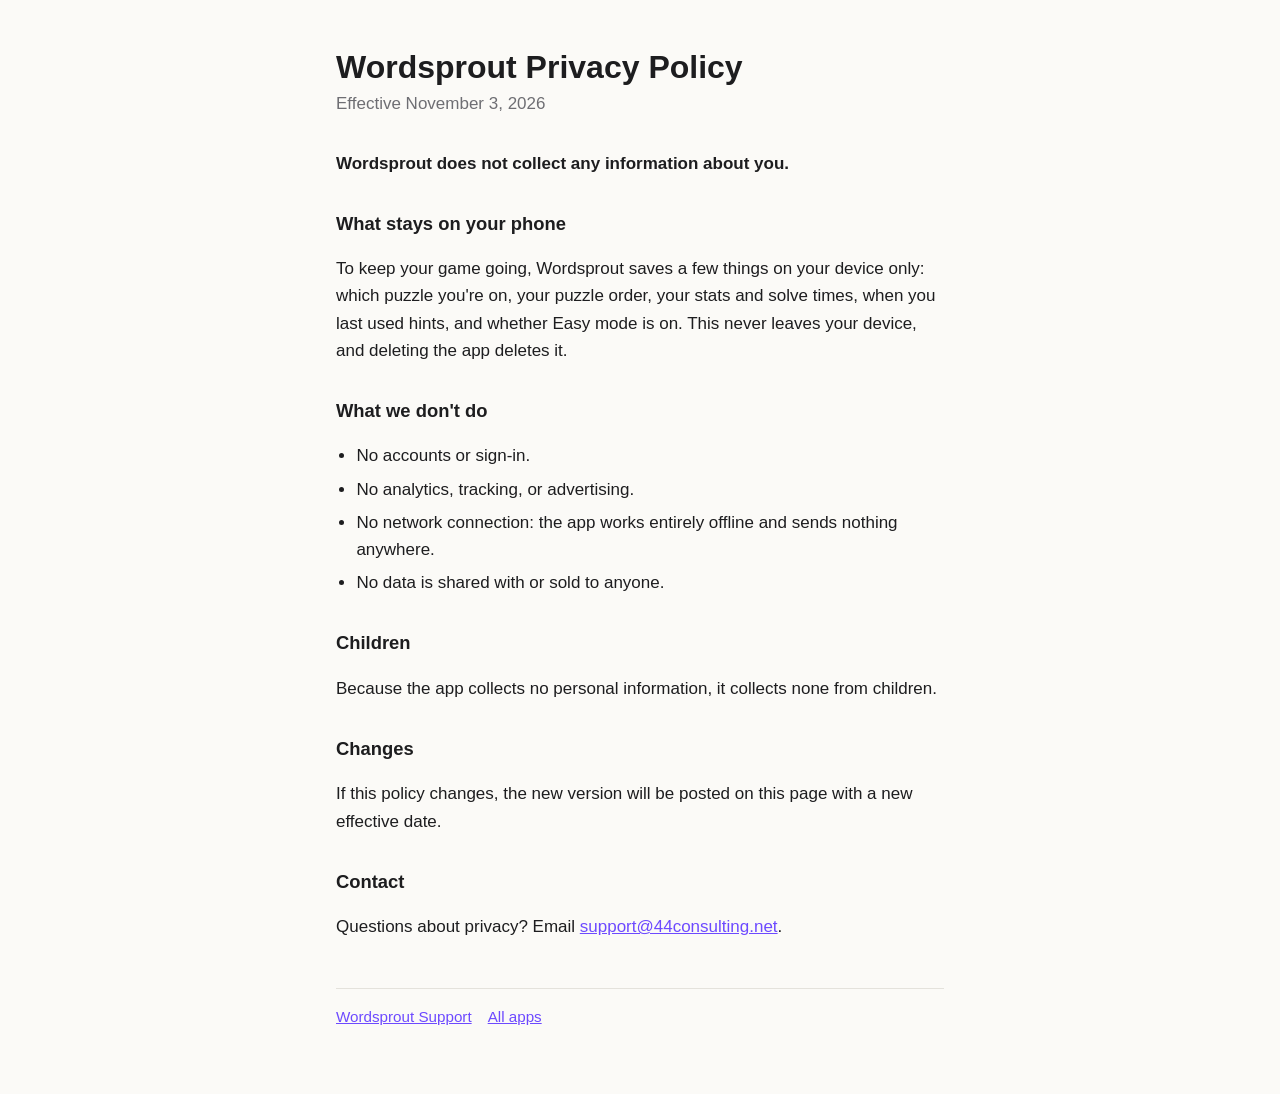
<file: wordsprout/privacy/index.html>
<!doctype html>
<html lang="en">
<head>
  <meta charset="utf-8">
  <meta name="viewport" content="width=device-width, initial-scale=1">
  <title>Wordsprout Privacy Policy</title>
  <link rel="stylesheet" href="../../style.css">
</head>
<body>
  <main>
    <h1>Wordsprout Privacy Policy</h1>
    <p class="meta">Effective November 3, 2026</p>

    <p><strong>Wordsprout does not collect any information about you.</strong></p>

    <h2>What stays on your phone</h2>
    <p>To keep your game going, Wordsprout saves a few things on your device only: which puzzle you're on, your puzzle order, your stats and solve times, when you last used hints, and whether Easy mode is on. This never leaves your device, and deleting the app deletes it.</p>

    <h2>What we don't do</h2>
    <ul>
      <li>No accounts or sign-in.</li>
      <li>No analytics, tracking, or advertising.</li>
      <li>No network connection: the app works entirely offline and sends nothing anywhere.</li>
      <li>No data is shared with or sold to anyone.</li>
    </ul>

    <h2>Children</h2>
    <p>Because the app collects no personal information, it collects none from children.</p>

    <h2>Changes</h2>
    <p>If this policy changes, the new version will be posted on this page with a new effective date.</p>

    <h2>Contact</h2>
    <p>Questions about privacy? Email <a href="mailto:support@44consulting.net">support@44consulting.net</a>.</p>

    <nav><a href="../support/">Wordsprout Support</a><a href="../../">All apps</a></nav>
  </main>
</body>
</html>
</file>
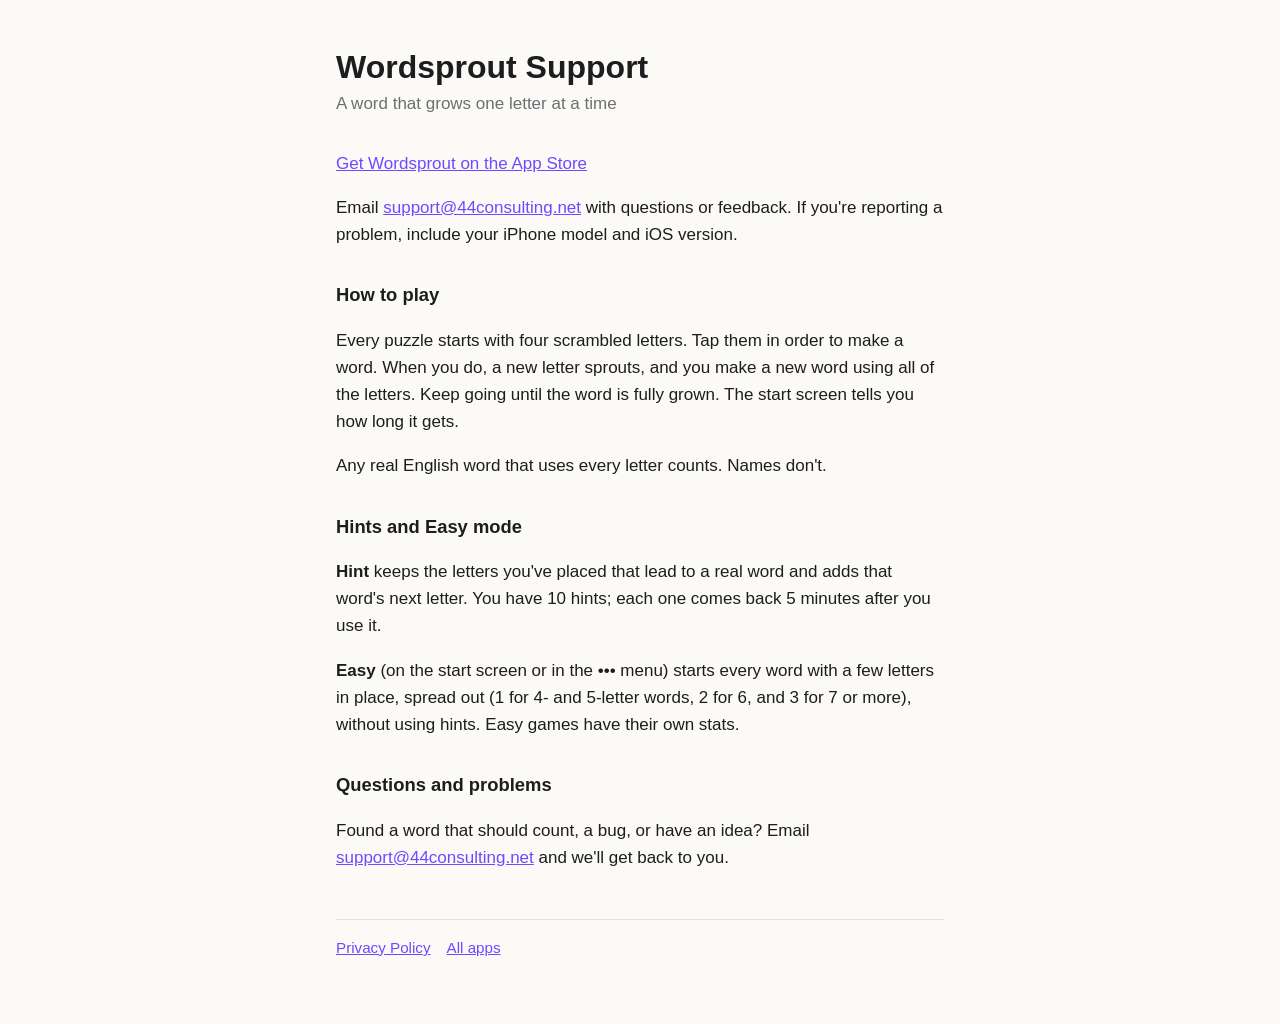
<file: wordsprout/support/index.html>
<!doctype html>
<html lang="en">
<head>
  <meta charset="utf-8">
  <meta name="viewport" content="width=device-width, initial-scale=1">
  <title>Wordsprout Support</title>
  <link rel="stylesheet" href="../../style.css">
</head>
<body>
  <main>
    <h1>Wordsprout Support</h1>
    <p class="meta">A word that grows one letter at a time</p>

    <p><a href="https://apps.apple.com/us/app/wordsprout-grow-a-word/id6829874080">Get Wordsprout on the App Store</a></p>

    <p>Email <a href="mailto:support@44consulting.net?subject=Wordsprout">support@44consulting.net</a> with questions or feedback. If you're reporting a problem, include your iPhone model and iOS version.</p>

    <h2>How to play</h2>
    <p>Every puzzle starts with four scrambled letters. Tap them in order to make a word. When you do, a new letter sprouts, and you make a new word using all of the letters. Keep going until the word is fully grown. The start screen tells you how long it gets.</p>
    <p>Any real English word that uses every letter counts. Names don't.</p>

    <h2>Hints and Easy mode</h2>
    <p><strong>Hint</strong> keeps the letters you've placed that lead to a real word and adds that word's next letter. You have 10 hints; each one comes back 5 minutes after you use it.</p>
    <p><strong>Easy</strong> (on the start screen or in the ••• menu) starts every word with a few letters in place, spread out (1 for 4- and 5-letter words, 2 for 6, and 3 for 7 or more), without using hints. Easy games have their own stats.</p>

    <h2>Questions and problems</h2>
    <p>Found a word that should count, a bug, or have an idea? Email <a href="mailto:support@44consulting.net?subject=Wordsprout">support@44consulting.net</a> and we'll get back to you.</p>

    <nav><a href="../privacy/">Privacy Policy</a><a href="../../">All apps</a></nav>
  </main>
</body>
</html>
</file>
<file: style.css>
:root {
  --bg: #fbfaf7;
  --text: #1d1d1f;
  --muted: #6e6e73;
  --accent: #6d4aff;
  --rule: #e4e2dc;
}
@media (prefers-color-scheme: dark) {
  :root {
    --bg: #161618;
    --text: #f2f2f4;
    --muted: #a1a1a6;
    --accent: #a58bff;
    --rule: #2e2e32;
  }
}
* { box-sizing: border-box; }
body {
  margin: 0;
  background: var(--bg);
  color: var(--text);
  font: 17px/1.6 -apple-system, BlinkMacSystemFont, "Segoe UI", Helvetica, Arial, sans-serif;
}
main { max-width: 640px; margin: 0 auto; padding: 48px 16px 64px; }
h1 { font-size: 2rem; line-height: 1.2; margin: 0 0 4px; }
h2 { font-size: 1.15rem; margin: 32px 0 8px; }
.meta { color: var(--muted); margin: 0 0 32px; }
a { color: var(--accent); }
ul { padding-left: 1.2em; }
li { margin: 6px 0; }
nav { border-top: 1px solid var(--rule); margin-top: 48px; padding-top: 16px; color: var(--muted); font-size: 0.95rem; }
nav a { margin-right: 16px; }
</file>
